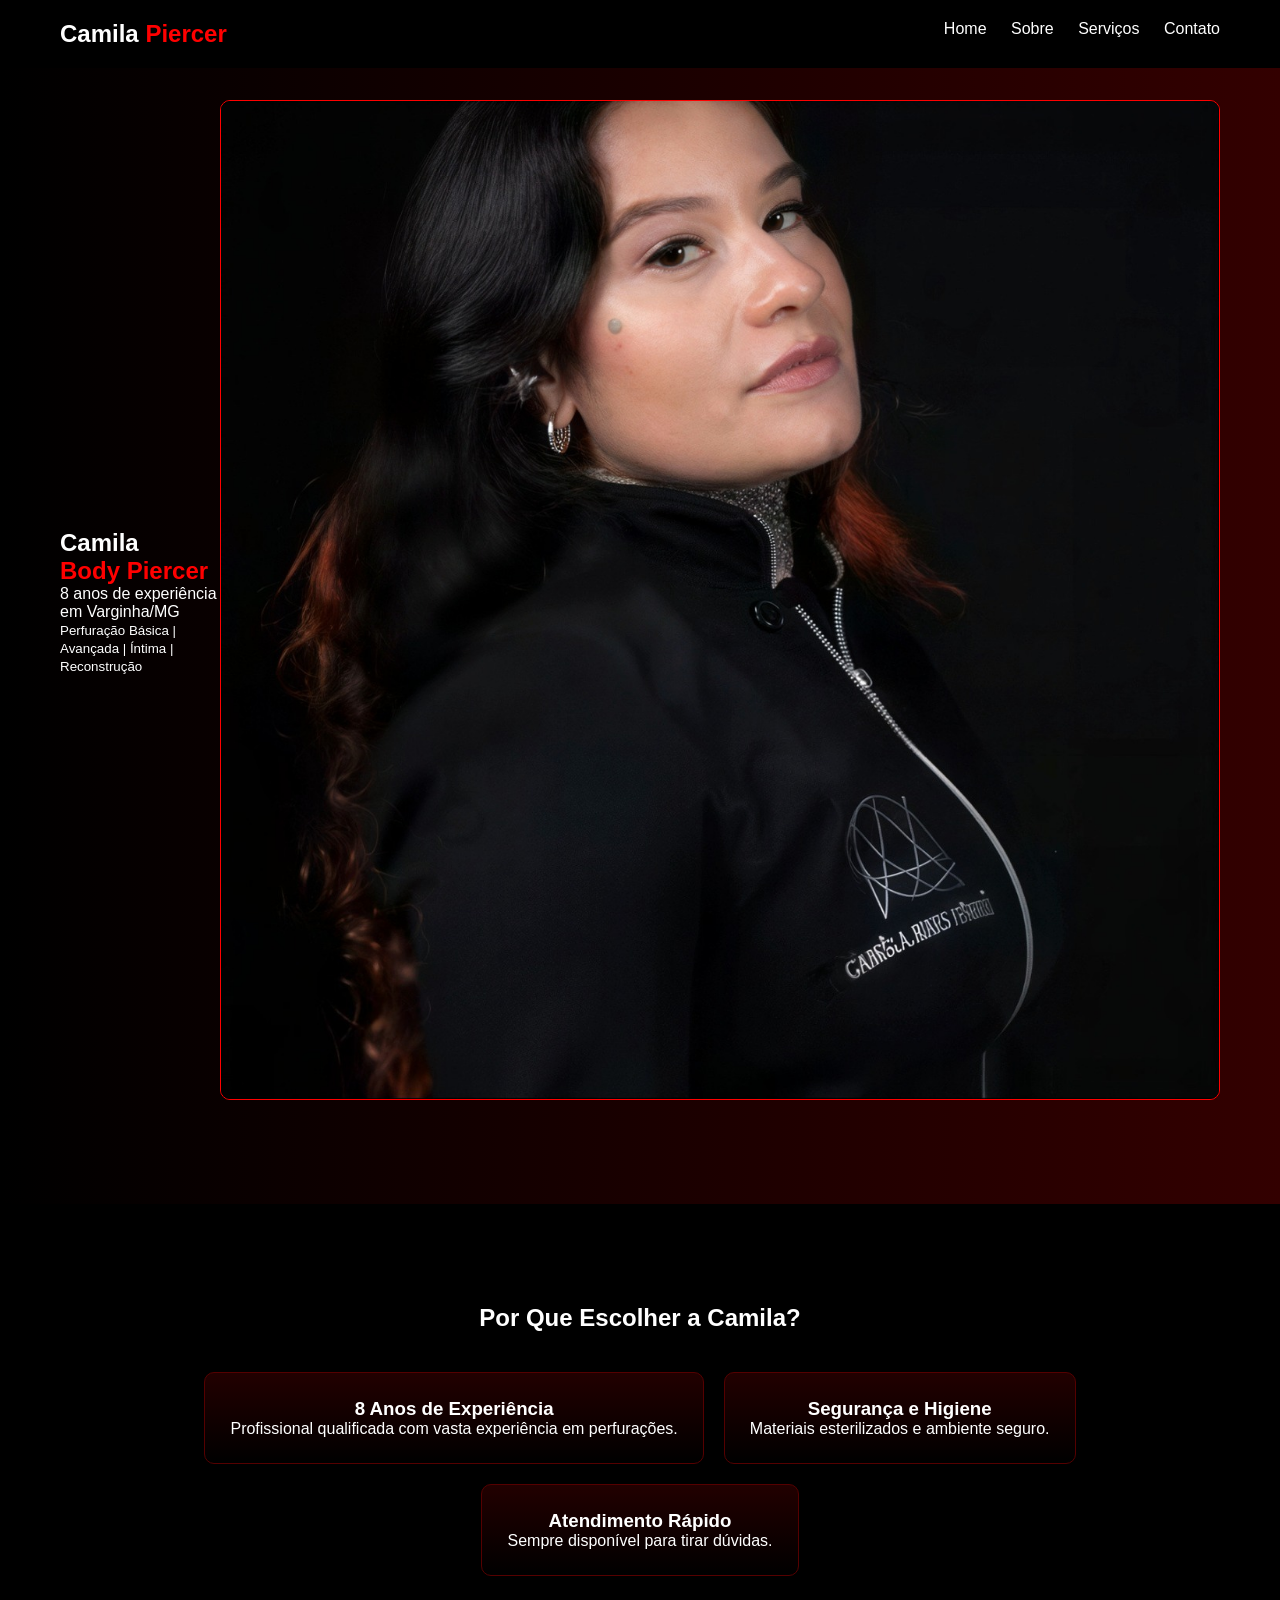
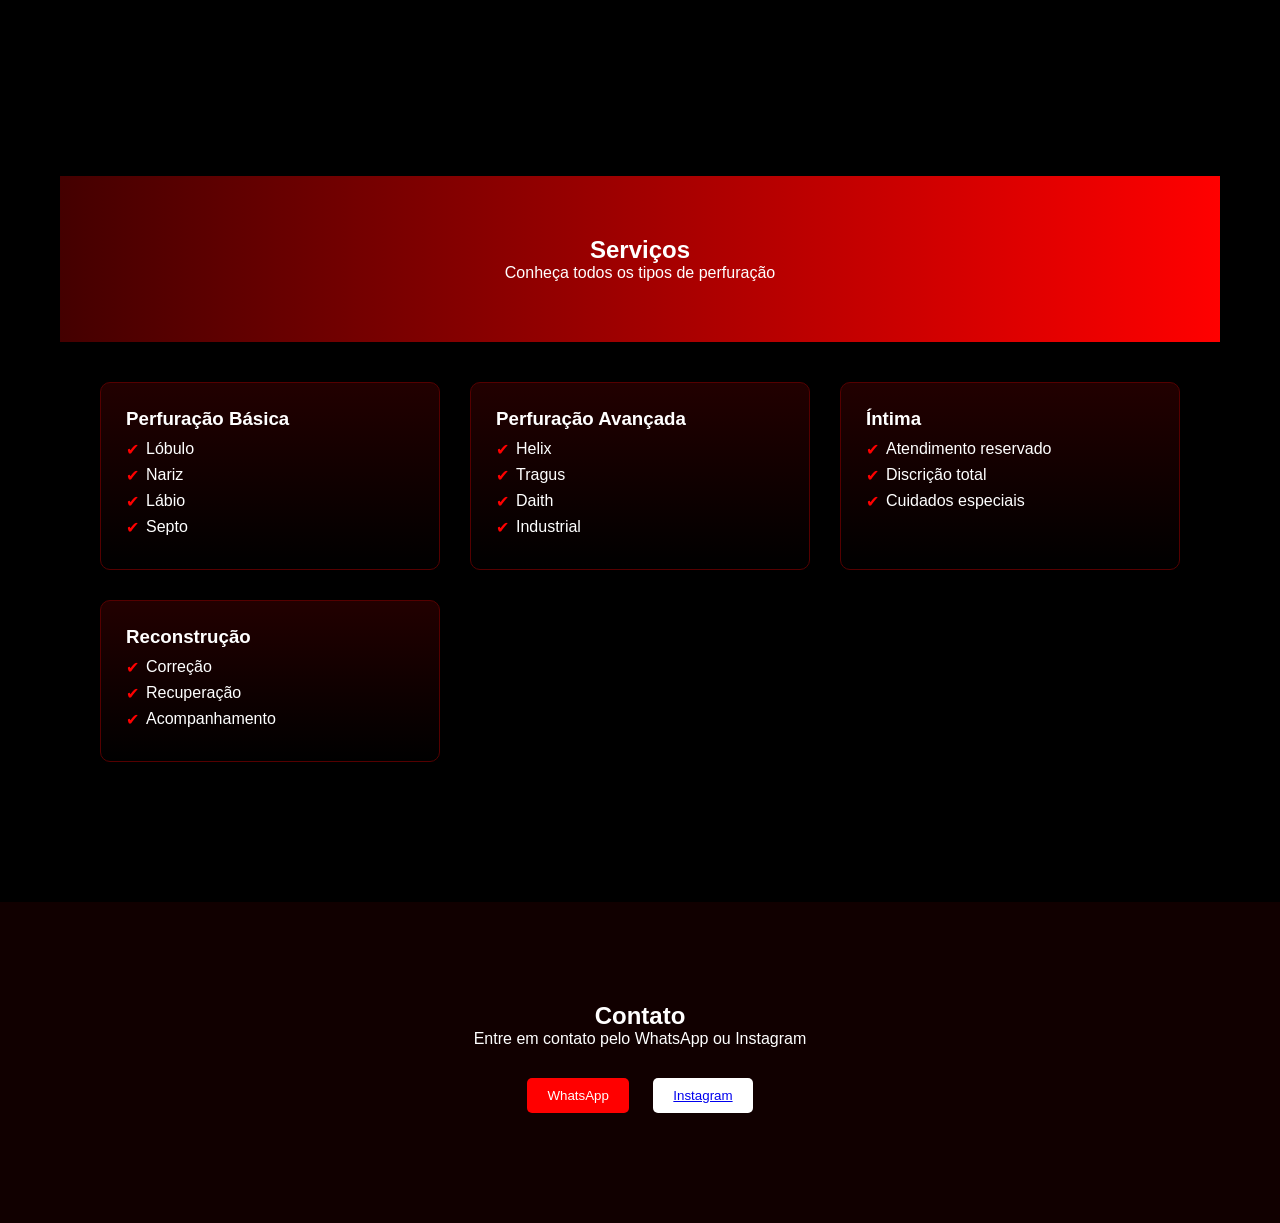
<file: index.html>
<!DOCTYPE html>
<html lang="pt-BR">
<head>
    <meta charset="UTF-8">
    <meta name="viewport" content="width=device-width, initial-scale=1.0">
    <title>Camila Piercer</title>
    <link rel="stylesheet" href="style.css">
</head>
<body>

<!-- NAVBAR -->
<header>
    <nav class="navbar">
        <h2 class="logo">Camila <span>Piercer</span></h2>
        <div class="menu">
            <a href="#home">Home</a>
            <a href="#sobre">Sobre</a>
            <a href="#servicos">Serviços</a>
            <a href="#contato">Contato</a>
        </div>
    </nav>
</header>

<!-- HOME -->
<section id="home" class="hero">
    <div class="hero-text">
        <h1>Camila <br><span>Body Piercer</span></h1>
        <p>8 anos de experiência em Varginha/MG</p>
        <small>Perfuração Básica | Avançada | Íntima | Reconstrução</small>
    </div>

    <div class="hero-img">
        <img src="img/Camila.jpeg" alt="Camila" width="2000px" height="1000px">
    </div>
</section>

<!-- SOBRE -->
<section id="sobre" class="why">
    <h2>Por Que Escolher a Camila?</h2>

    <div class="cards">
        <div class="card">
            <h3>8 Anos de Experiência</h3>
            <p>Profissional qualificada com vasta experiência em perfurações.</p>
        </div>

        <div class="card">
            <h3>Segurança e Higiene</h3>
            <p>Materiais esterilizados e ambiente seguro.</p>
        </div>

        <div class="card">
            <h3>Atendimento Rápido</h3>
            <p>Sempre disponível para tirar dúvidas.</p>
        </div>
    </div>
</section>

<!-- SERVIÇOS -->
<section id="servicos">

    <div class="topo">
        <h1>Serviços</h1>
        <p>Conheça todos os tipos de perfuração</p>
    </div>

    <div class="servicos">

        <div class="card">
            <h3>Perfuração Básica</h3>
            <ul>
                <li>Lóbulo</li>
                <li>Nariz</li>
                <li>Lábio</li>
                <li>Septo</li>
            </ul>
        </div>

        <div class="card">
            <h3>Perfuração Avançada</h3>
            <ul>
                <li>Helix</li>
                <li>Tragus</li>
                <li>Daith</li>
                <li>Industrial</li>
            </ul>
        </div>

        <div class="card">
            <h3>Íntima</h3>
            <ul>
                <li>Atendimento reservado</li>
                <li>Discrição total</li>
                <li>Cuidados especiais</li>
            </ul>
        </div>

        <div class="card">
            <h3>Reconstrução</h3>
            <ul>
                <li>Correção</li>
                <li>Recuperação</li>
                <li>Acompanhamento</li>
            </ul>
        </div>

    </div>
</section>

<!-- CONTATO -->
<section id="contato" class="contato">
    <h2>Contato</h2>
    <p>Entre em contato pelo WhatsApp ou Instagram</p>

    <div class="botoes">
        <button class="btn-red">WhatsApp</button>
        <button class="btn-white" ><a href="https://www.instagram.com/camilapiercerr?igsh=MXJnbnh0bXM4ZmdyZA%3D%3D" target="_blank">Instagram</a></button>
    </div>
</section>

</body>
</html>
</file>
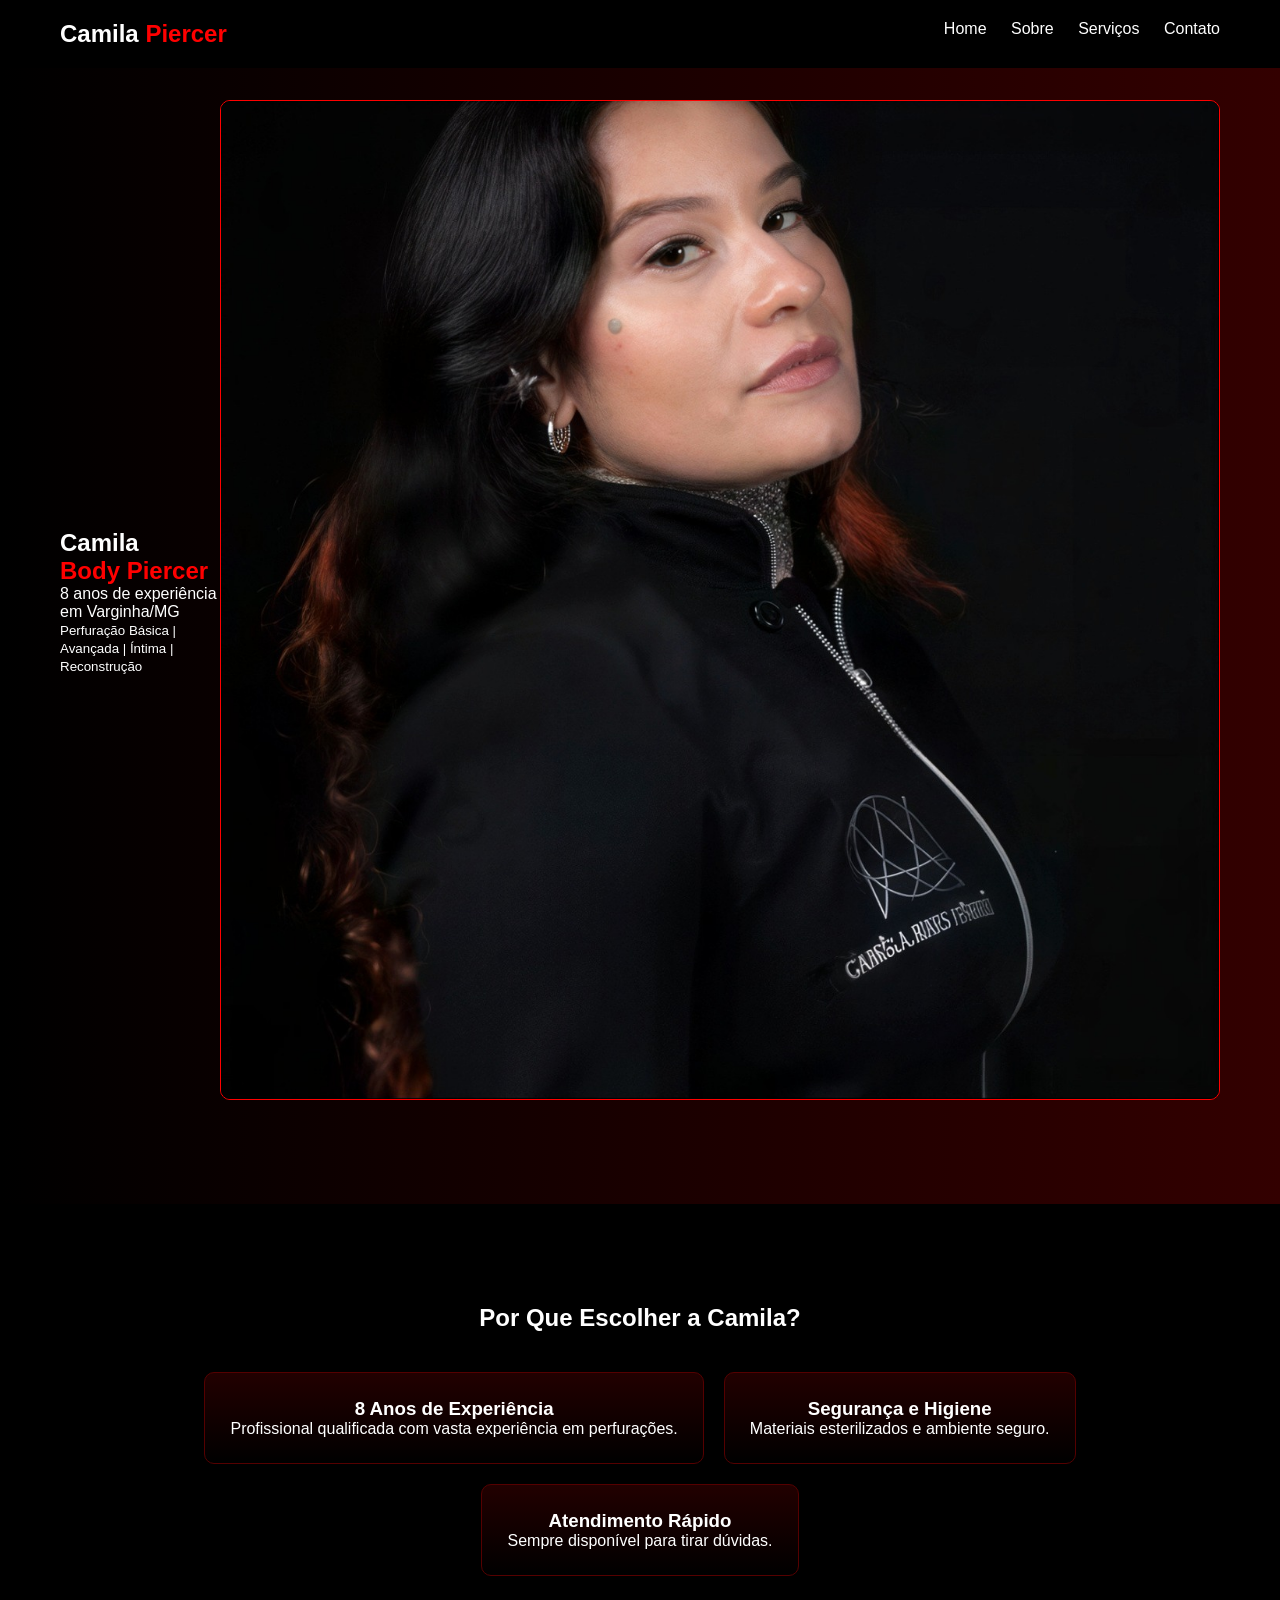
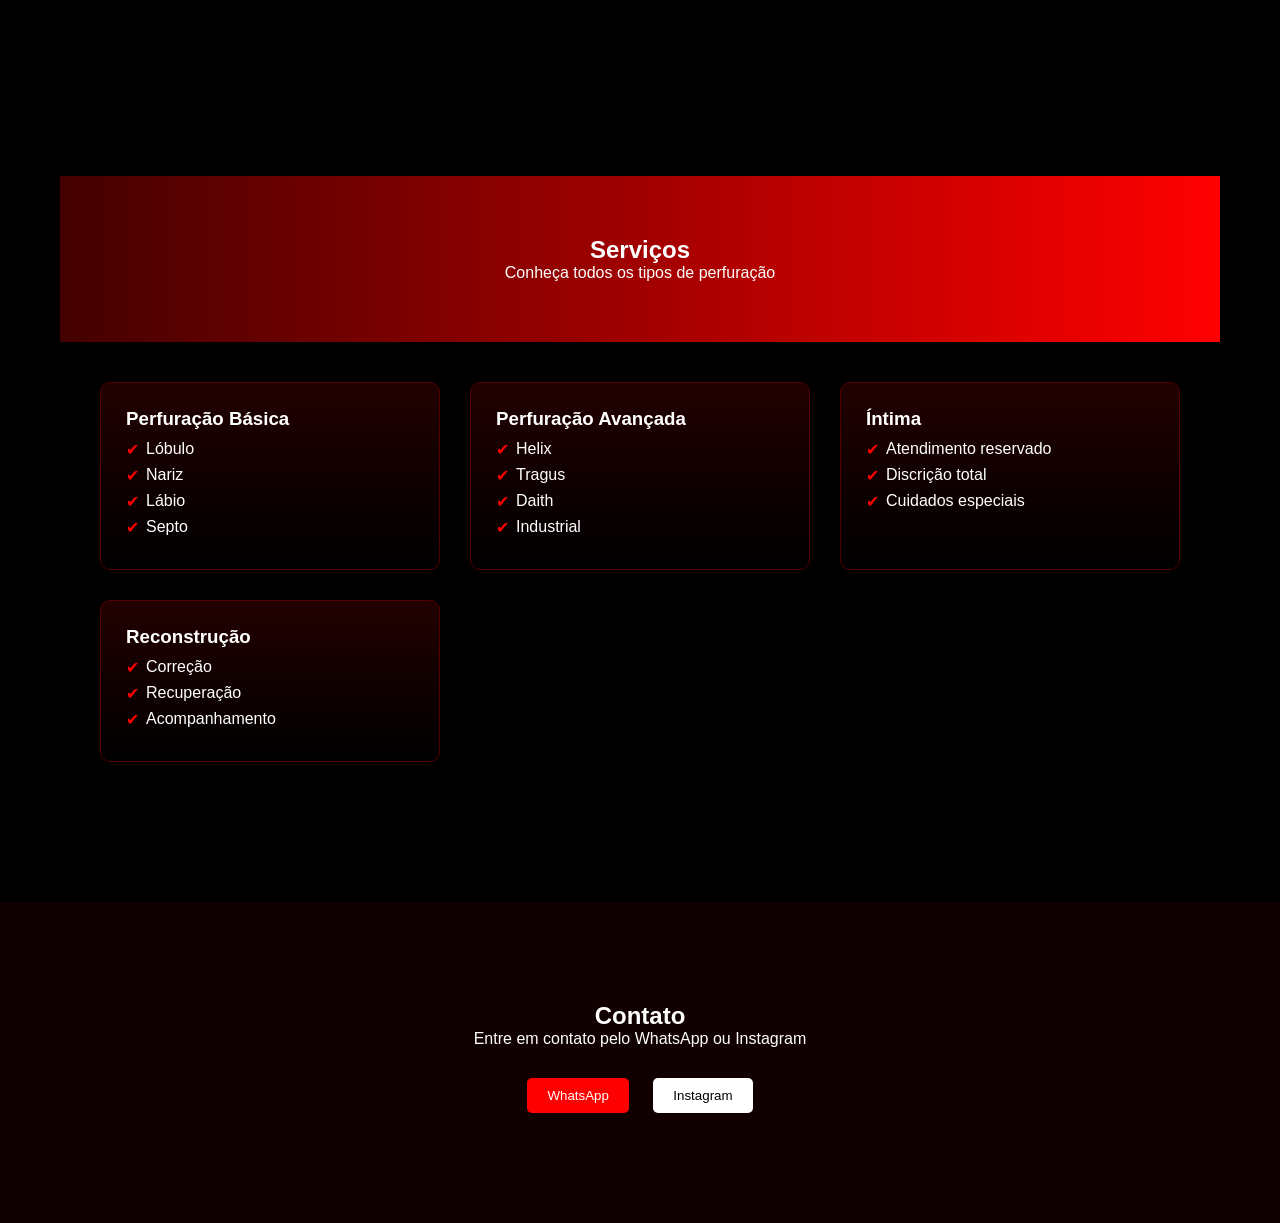
<file: indexinfinito.html>
<!DOCTYPE html>
<html lang="pt-BR">
<head>
    <meta charset="UTF-8">
    <meta name="viewport" content="width=device-width, initial-scale=1.0">
    <title>Camila Piercer</title>
    <link rel="stylesheet" href="style.css">
</head>
<body>

<!-- NAVBAR -->
<header>
    <nav class="navbar">
        <h2 class="logo">Camila <span>Piercer</span></h2>
        <div class="menu">
            <a href="#home">Home</a>
            <a href="#sobre">Sobre</a>
            <a href="#servicos">Serviços</a>
            <a href="#contato">Contato</a>
        </div>
    </nav>
</header>

<!-- HOME -->
<section id="home" class="hero">
    <div class="hero-text">
        <h1>Camila <br><span>Body Piercer</span></h1>
        <p>8 anos de experiência em Varginha/MG</p>
        <small>Perfuração Básica | Avançada | Íntima | Reconstrução</small>
    </div>

    <div class="hero-img">
        <img src="img/Camila.jpeg" alt="Camila" width="2000px" height="1000px">
    </div>
</section>

<!-- SOBRE -->
<section id="sobre" class="why">
    <h2>Por Que Escolher a Camila?</h2>

    <div class="cards">
        <div class="card">
            <h3>8 Anos de Experiência</h3>
            <p>Profissional qualificada com vasta experiência em perfurações.</p>
        </div>

        <div class="card">
            <h3>Segurança e Higiene</h3>
            <p>Materiais esterilizados e ambiente seguro.</p>
        </div>

        <div class="card">
            <h3>Atendimento Rápido</h3>
            <p>Sempre disponível para tirar dúvidas.</p>
        </div>
    </div>
</section>

<!-- SERVIÇOS -->
<section id="servicos">

    <div class="topo">
        <h1>Serviços</h1>
        <p>Conheça todos os tipos de perfuração</p>
    </div>

    <div class="servicos">

        <div class="card">
            <h3>Perfuração Básica</h3>
            <ul>
                <li>Lóbulo</li>
                <li>Nariz</li>
                <li>Lábio</li>
                <li>Septo</li>
            </ul>
        </div>

        <div class="card">
            <h3>Perfuração Avançada</h3>
            <ul>
                <li>Helix</li>
                <li>Tragus</li>
                <li>Daith</li>
                <li>Industrial</li>
            </ul>
        </div>

        <div class="card">
            <h3>Íntima</h3>
            <ul>
                <li>Atendimento reservado</li>
                <li>Discrição total</li>
                <li>Cuidados especiais</li>
            </ul>
        </div>

        <div class="card">
            <h3>Reconstrução</h3>
            <ul>
                <li>Correção</li>
                <li>Recuperação</li>
                <li>Acompanhamento</li>
            </ul>
        </div>

    </div>
</section>

<!-- CONTATO -->
<section id="contato" class="contato">
    <h2>Contato</h2>
    <p>Entre em contato pelo WhatsApp ou Instagram</p>

    <div class="botoes">
        <button class="btn-red">WhatsApp</button>
        <button class="btn-white">Instagram</button>
    </div>
</section>

</body>
</html>
</file>
<file: style.css>
/* RESET */
* {
    margin: 0;
    padding: 0;
    box-sizing: border-box;
}

html {
    scroll-behavior: smooth;
}

body {
    font-family: Arial, sans-serif;
    background: black;
    color: white;
}

/* NAVBAR */
.navbar {
    display: flex;
    justify-content: space-between;
    padding: 20px 60px;
    position: fixed;
    width: 100%;
    background: black;
    z-index: 1000;
}

.logo span {
    color: red;
}

.menu a {
    margin-left: 20px;
    text-decoration: none;
    color: white;
}

.menu a:hover {
    color: red;
}

/* ESPAÇO POR CAUSA DO MENU FIXO */
section {
    padding: 100px 60px;
    scroll-margin-top: 80px;
}

/* HERO */
.hero {
    display: flex;
    justify-content: space-between;
    align-items: center;
    min-height: 100vh;
    background: linear-gradient(to right, black, #300);
}

.hero span {
    color: red;
}

.hero-img img {
    width: 1000px;
    border: 1px solid red;
    border-radius: 10px;
}

/* SOBRE */
.why {
    text-align: center;
}

.cards {
    display: flex;
    gap: 20px;
    margin-top: 40px;
    flex-wrap: wrap;
    justify-content: center;
}

/* SERVIÇOS TOPO */
.topo {
    text-align: center;
    padding: 60px;
    background: linear-gradient(to right, #400, red);
}

/* GRID SERVIÇOS */
.servicos {
    display: grid;
    grid-template-columns: repeat(auto-fit, minmax(250px, 1fr));
    gap: 30px;
    padding: 40px;
}

/* CARD */
.card {
    background: linear-gradient(to bottom, #200, black);
    padding: 25px;
    border-radius: 10px;
    border: 1px solid #500;
    transition: 0.3s;
}

.card:hover {
    transform: translateY(-5px);
    border-color: red;
}

.card ul {
    list-style: none;
    margin-top: 10px;
}

.card li {
    margin-bottom: 8px;
    padding-left: 20px;
    position: relative;
}

.card li::before {
    content: "✔";
    color: red;
    position: absolute;
    left: 0;
}

/* CONTATO */
.contato {
    text-align: center;
    background: #100;
}

.botoes {
    margin-top: 20px;
}

button {
    padding: 10px 20px;
    border: none;
    margin: 10px;
    cursor: pointer;
    border-radius: 5px;
}

.btn-red {
    background: red;
    color: white;
}

.btn-white {
    background: white;
    color: black;
}
/* =========================
   RESPONSIVIDADE COMPLETA
========================= */

/* TELAS GRANDES (desktop padrão) */
@media (max-width: 1200px) {
    .hero-img img {
        width: 100%;
        max-width: 700px;
    }

    .navbar {
        padding: 20px 40px;
    }
}

/* TABLETS */
@media (max-width: 900px) {

    .navbar {
        flex-direction: column;
        align-items: center;
        padding: 15px 20px;
    }

    .menu {
        margin-top: 10px;
    }

    section {
        padding: 80px 20px;
    }

    .hero {
        flex-direction: column;
        text-align: center;
        gap: 30px;
    }

    .hero-img img {
        width: 100%;
        max-width: 500px;
    }

    .cards {
        justify-content: center;
    }
}

/* CELULARES */
@media (max-width: 600px) {

    .menu a {
        font-size: 14px;
        margin: 5px;
    }

    .hero h1 {
        font-size: 22px;
    }

    .hero p {
        font-size: 14px;
    }

    .servicos {
        grid-template-columns: 1fr;
        padding: 20px;
    }

    .card {
        padding: 20px;
    }

    button {
        width: 100%;
        max-width: 250px;
    }
}

/* TELAS MUITO ESTREITAS (vertical tipo monitor retrato) */
@media (max-width: 400px) {

    .navbar {
        padding: 10px;
    }

    .menu {
        display: flex;
        flex-wrap: wrap;
        justify-content: center;
    }

    .hero h1 {
        font-size: 18px;
    }

    section {
        padding: 60px 15px;
    }
}
</file>
